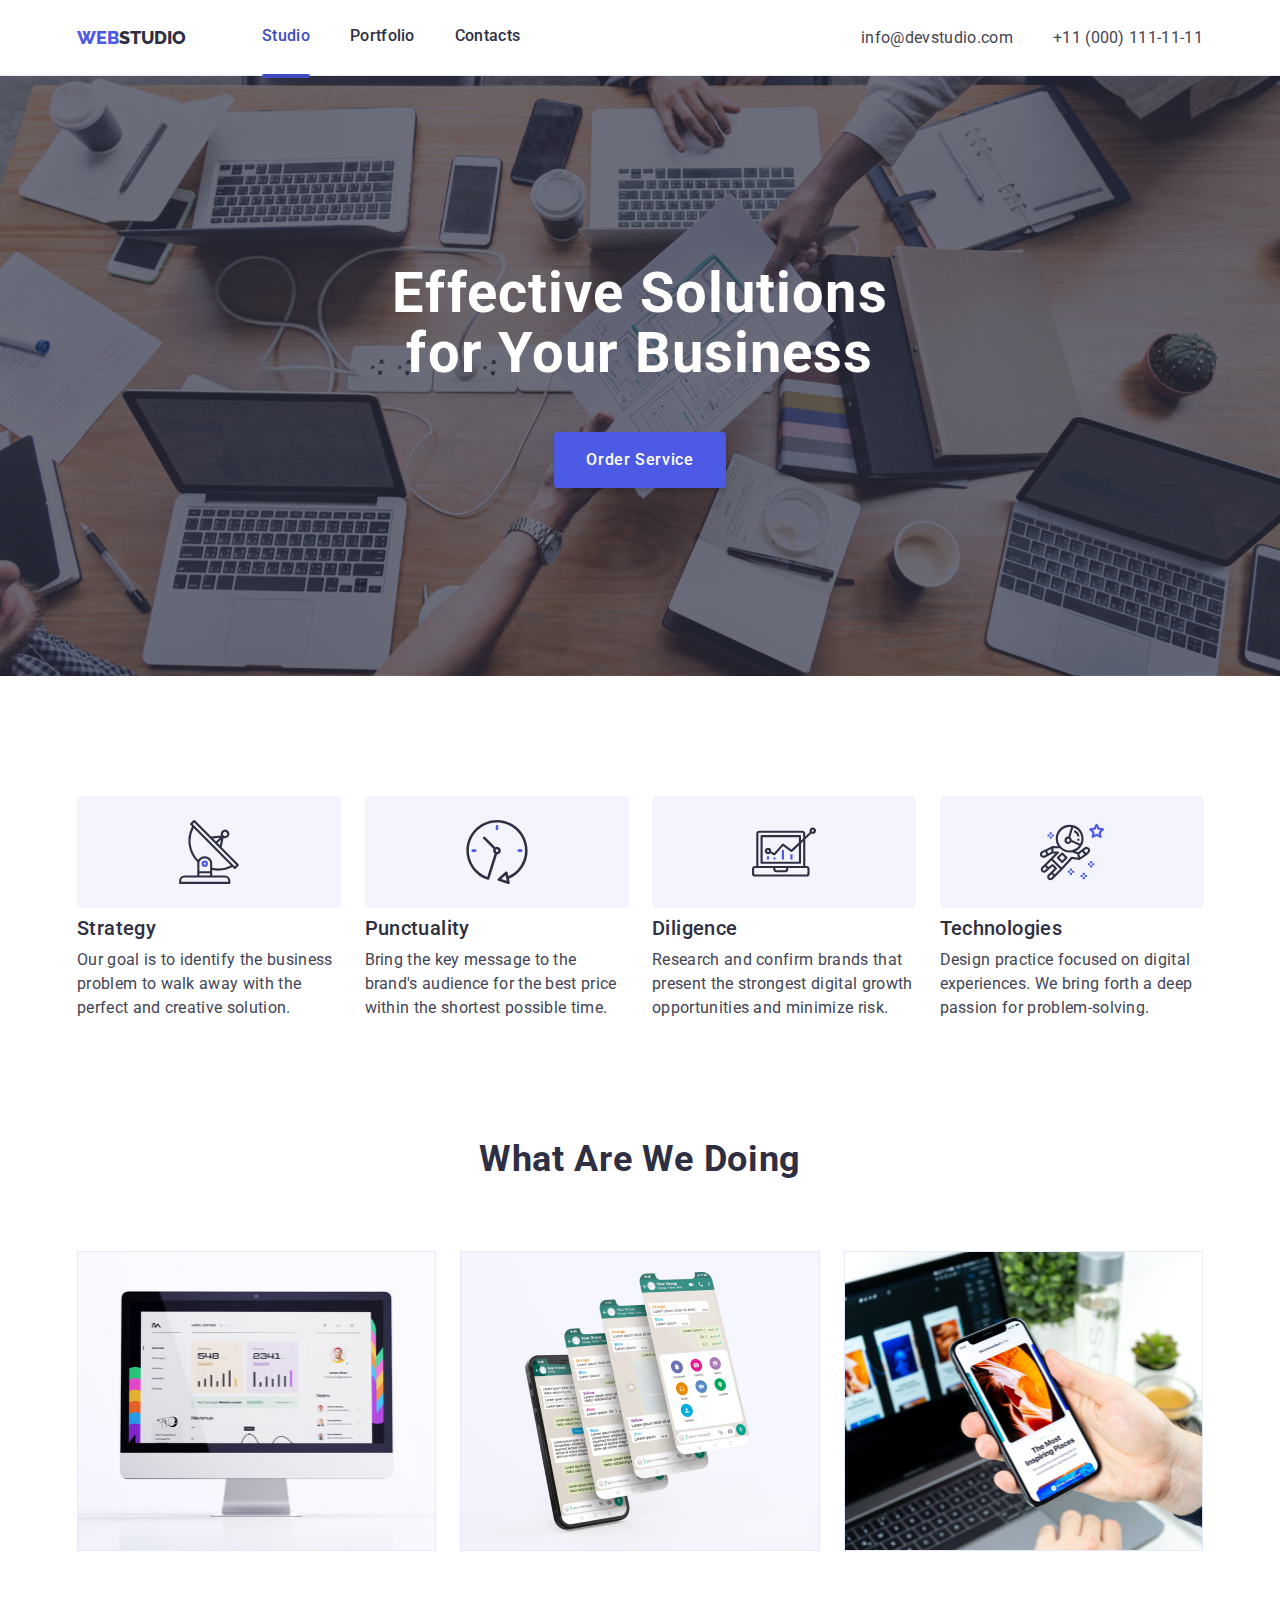
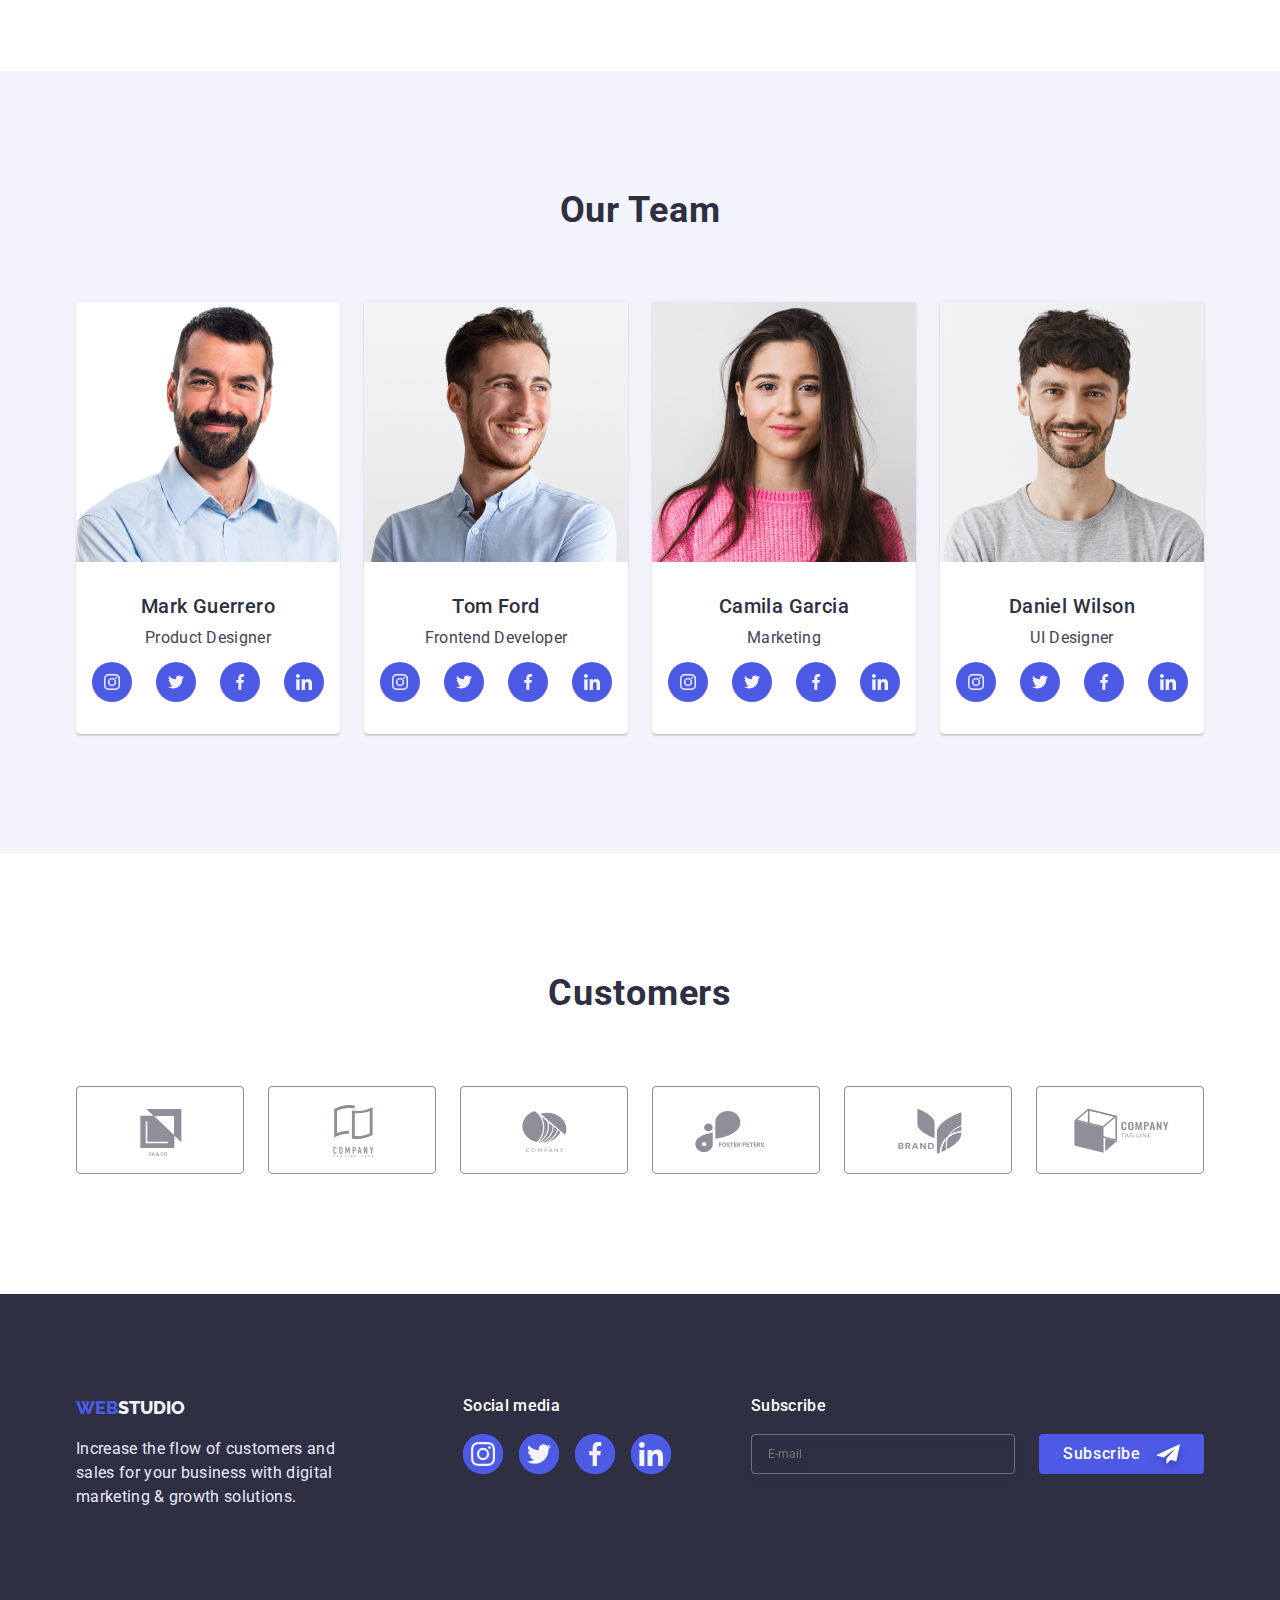
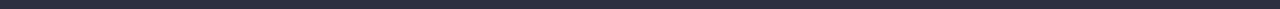
<file: index.html>
<!DOCTYPE html>
<html lang="en">

<head>
<meta charset="UTF-8">
<meta http-equiv="X-UA-Compatible" content="IE=edge">
<meta name="viewport" content="width=device-width, initial-scale=1.0">
<title>Document</title>

<!-- Fonts -->
<link rel="preconnect" href="https://fonts.googleapis.com">
<link rel="preconnect" href="https://fonts.gstatic.com" crossorigin>
<link
    href="https://fonts.googleapis.com/css2?family=Montserrat:wght@400;500;600&family=Roboto:wght@400;500;700;900&display=swap"
    rel="stylesheet">
<link rel="preconnect" href="https://fonts.googleapis.com">
<link rel="preconnect" href="https://fonts.gstatic.com" crossorigin>
<link
    href="https://fonts.googleapis.com/css2?family=Montserrat:wght@400;500;600&family=Raleway:wght@400;500;600;700;800&family=Roboto:wght@400;500;700;900&display=swap"
    rel="stylesheet">
<link rel="stylesheet" href="https://cdn.jsdelivr.net/npm/modern-normalize@1.1.0/modern-normalize.min.css">
<!-- Styles -->
<link rel="stylesheet" href="./css/styles.css">
<link rel="stylesheet" href="./css/mobile.css">
<link rel="stylesheet" href="./css/tablet.css">
<link rel="stylesheet" href="./css/desktop.css">
</head>

<body>
    <!--header-->
    <header class="header">
        <!--Navigatiom-->
        <div class="container header-container">
            <nav class="header-navigation">
                <a href="./index.html" class="header-logo link"><span class="logo-acent">Web</span>Studio</a>
                <ul class="header-list list">
                    <li class="header-item current">
                        <a href="./index.html" class="header-link current link">Studio</a>
                    </li>
                    <li class="header-item">
                        <a href="./portfolio.html" class="header-link link">Portfolio</a>
                    </li>
                    <li class="header-item">
                        <a href="" class="header-link link">Contacts</a>
                    </li>
                </ul>
            </nav>
            <button type="button" class="button menu-hamburger-btn js-open-menu">
                <svg class="icon-menu-hamburger" width="32" height="22">
                    <use href="./images/icon.svg#icon-Menu"></use>
                </svg>
            </button>
            <!--address-->
            <address class="contacts">
                <ul class="contacts-list list">
                    <li class="contacts-item">
                        <a href="mailto:info@devstudio.com" class="contacts-email link">info@devstudio.com</a>
                    </li>
                    <li class="contacts-item">
                        <a href="tel:+110001111111" class="contacts-phone link">+11 (000) 111-11-11</a>
                    </li>
                </ul>
            </address>
        </div>

        <div class="mobile-menu js-menu-container">
            <div class="container-mobile-menu">
                <button type="button" class="mobile-menu-button-close button js-close-menu">
                    <svg class="modal-icon-exit icon" width:="8" height="8">
                        <use href="./images/icon.svg#icon-close"></use>
                    </svg>
                </button>
                <ul class="mobile-menu-list-nav list">
                    <li class="mobile-menu-item current">
                        <a href="./index.html" class="mobile-menu-link link current">Studio</a>
                    </li>
                    <li class="mobile-menu-item">
                        <a href="./portfolio.html" class="mobile-menu-link link">Portfolio</a>
                    </li>
                    <li class="mobile-menu-item">
                        <a href="" class="mobile-menu-link link">Contacts</a>
                    </li>
                </ul>

                <div class="mobile-menu-container-contacts-soc">
                    <ul class="mobile-menu-list-contacts list">
                        <li class="mobile-menu-contact-item">
                            <a href="tel:+110001111111" class="mobile-menu-contact-phone link">+11 (000) 111-11-11</a>
                        </li>
                        <li class="mobile-menu-contact-item">
                            <a href="mailto:info@devstudio.com"
                                class="mobile-menu-contact-email link">info@devstudio.com</a>
                        </li>
                    </ul>

                    <ul class="socnetwork-list-mobile-menu list">

                        <li class="socnetwork-item-mobile-menu">

                            <a href="" class="socnetwork-link-mobile-menu link">
                                <svg class="socnetwork-icon-mobile-menu icon-instagram" width="24" height="24">
                                    <use href="./images/icon.svg#icon-instagram"></use>
                                </svg>
                            </a>

                            </a>
                        </li>

                        <li class="socnetwork-item">

                            <a href="" class="socnetwork-link-mobile-menu link">
                                <svg class="socnetwork-icon-mobile-menu icon-twitter" width="24" height="24">
                                    <use href="./images/icon.svg#icon-twitter"></use>
                                </svg>
                            </a>

                        </li>

                        <li class="socnetwork-item">

                            <a href="" class="socnetwork-link-mobile-menu link">
                                <svg class="socnetwork-icon-mobile-menu icon-facebook" width="24" height="24">
                                    <use href="./images/icon.svg#icon-facebook"></use>
                                </svg>
                            </a>

                        </li>

                        <li class="socnetwork-item">

                            <a href="" class="socnetwork-link-mobile-menu link">
                                <svg class="socnetwork-icon-mobile-menu icon-linkedin" width="24" height="24">
                                    <use href="./images/icon.svg#icon-linkedin"></use>
                                </svg>
                            </a>

                        </li>
                    </ul>
                </div>
            </div>
        </div>

    </header>
    <!--Main-->
    <main>
        <!--Hero-->
        <section class="section section-hero">
            <div class="container container-hero">
                <h1 class="hero-title">Effective Solutions for Your Business</h1>
                <button type="button" class="hero-button" data-modal-open>Order Service</button>
            </div>
        </section>

        <!--Values-->
        <section class="section section-values">
            <div class="container">
                <h2 class="visually-hidden">Values</h2>
                <ul class="values-list list">

                    <li class="values-item">
                        <div class="values-icon-container">
                            <svg class="values-icon icon-antenna" width="64" height="64">
                                <use href="./images/icon.svg#icon-antenna"></use>
                            </svg>
                        </div>
                        <h3 class="values-subtitle">Strategy</h3>
                        <p class="values-text">Our goal is to identify the business
                            problem to walk away with the perfect and creative solution. </p>
                    </li>

                    <li class="values-item">
                        <div class="values-icon-container">
                            <svg class="values-icon icon-antenna" width="64" height="64">
                                <use href="./images/icon.svg#icon-clock"></use>
                            </svg>
                        </div>
                        <h3 class="values-subtitle">Punctuality</h3>
                        <p class="values-text">Bring the key message to the brand's audience for the best price within
                            the shortest possible time.</p>
                    </li>

                    <li class="values-item">
                        <div class="values-icon-container">
                            <svg class="values-icon icon-antenna" width="64" height="64">
                                <use href="./images/icon.svg#icon-diagram"></use>
                            </svg>
                        </div>
                        <h3 class="values-subtitle">Diligence</h3>
                        <p class="values-text">Research and confirm brands that present the strongest digital growth
                            opportunities and minimize risk.</p>
                    </li>

                    <li class="values-item">
                        <div class="values-icon-container">
                            <svg class="values-icon icon-antenna" width="64" height="64">
                                <use href="./images/icon.svg#icon-astronaut"></use>
                            </svg>
                        </div>
                        <h3 class="values-subtitle">Technologies</h3>
                        <p class="values-text">Design practice focused on digital experiences. We bring forth a deep
                            passion for problem-solving.</p>
                    </li>
                </ul>
            </div>
        </section>
        <!--Services-->
        <section class="section section-services">
            <div class="container">
                <h2 class="services-title">What are we doing</h2>
                <ul class="services-list list">
                    <li class="services-item">
                        <img srcset="./images/what-are-we-doing/desc-rectangle-71@1x.jpg, ./images/what-are-we-doing/desc-rectangle-71@2x.jpg"
                            src="./images/what-are-we-doing/rectangle-71.jpg" width="360" height="300"
                            alt="a computer monitor with the website displayed on it" class="services-img">
                    </li>
                    <li class="services-item">
                        <img srcset="./images/what-are-we-doing/desc-rectangle-72@1x.jpg, ./images/what-are-we-doing/desc-rectangle-72@2x.jpg"
                            src="./images/what-are-we-doing/rectangle-72.jpg" width="360" height="300"
                            alt="a phone monitor with a web application displayed on it" class="services-img">
                    </li>
                    <li class="services-item">
                        <img srcset="./images/what-are-we-doing/desc-rectangle-73@1x.jpg, ./images/what-are-we-doing/desc-rectangle-73@2x.jpg"
                            src="./images/what-are-we-doing/rectangle-73.jpg" width="360" height="300"
                            alt="a computer and a phone with the same web applications open" class="services-img">
                    </li>
                </ul>
            </div>
        </section>
        <!--Team-->
        <section class="section section-team">
            <div class="container team-container container-mini">
                <h2 class="team-title">Our Team</h2>
                <ul class="team-list list">

                    <li class="team-member">
                        <img srcset="./images/team/team1@1x.jpg, ./images/team/team1@2x.jpg"
                            src="./images/team/team1.jpg" width="264" height="260" alt="team member"
                            class="team-member-photo">
                        <div class="name-position">
                            <h3 class="name">Mark Guerrero</h3>
                            <p class="profession">Product Designer</p>
                            <ul class="socnetwork-list list">

                                <li class="socnetwork-item">

                                    <a href="" class="socnetwork-link link">
                                        <svg class="socnetwork-icon icon-instagram" width="16" height="16">
                                            <use href="./images/icon.svg#icon-instagram"></use>
                                        </svg>
                                    </a>

                                    </a>
                                </li>

                                <li class="socnetwork-item">

                                    <a href="" class="socnetwork-link link">
                                        <svg class="socnetwork-icon icon-twitter" width="16" height="16">
                                            <use href="./images/icon.svg#icon-twitter"></use>
                                        </svg>
                                    </a>

                                </li>

                                <li class="socnetwork-item">

                                    <a href="" class="socnetwork-link link">
                                        <svg class="socnetwork-icon icon-facebook" width="16" height="16">
                                            <use href="./images/icon.svg#icon-facebook"></use>
                                        </svg>
                                    </a>

                                </li>

                                <li class="socnetwork-item">

                                    <a href="" class="socnetwork-link link">
                                        <svg class="socnetwork-icon icon-linkedin" width="16" height="16">
                                            <use href="./images/icon.svg#icon-linkedin"></use>
                                        </svg>
                                    </a>

                                </li>
                            </ul>
                        </div>
                    </li>

                    <li class="team-member">
                        <img srcset="./images/team/team2@1x-1.jpg, ./images/team/team2@2x-1.jpg"
                            src="./images/team/team2.jpg" width="264" height="260" alt="team member"
                            class="team-member-photo">
                        <div class="name-position">
                            <h3 class="name">Tom Ford</h3>
                            <p class="profession">Frontend Developer</p>
                            <ul class="socnetwork-list list">

                                <li class="socnetwork-item">
                                
                                    <a href="" class="socnetwork-link link">
                                        <svg class="socnetwork-icon icon-instagram" width="16" height="16">
                                            <use href="./images/icon.svg#icon-instagram"></use>
                                        </svg>
                                    </a>
                                
                                    </a>
                                </li>
                                
                                <li class="socnetwork-item">
                                
                                    <a href="" class="socnetwork-link link">
                                        <svg class="socnetwork-icon icon-twitter" width="16" height="16">
                                            <use href="./images/icon.svg#icon-twitter"></use>
                                        </svg>
                                    </a>
                                
                                </li>
                                
                                <li class="socnetwork-item">
                                
                                    <a href="" class="socnetwork-link link">
                                        <svg class="socnetwork-icon icon-facebook" width="16" height="16">
                                            <use href="./images/icon.svg#icon-facebook"></use>
                                        </svg>
                                    </a>
                                
                                </li>
                                
                                <li class="socnetwork-item">
                                
                                    <a href="" class="socnetwork-link link">
                                        <svg class="socnetwork-icon icon-linkedin" width="16" height="16">
                                            <use href="./images/icon.svg#icon-linkedin"></use>
                                        </svg>
                                    </a>
                                
                                </li>
                            </ul>
                        </div>
                    </li>



                    <li class="team-member">
                        <img srcset="./images/team/team3@1x-2.jpg, /images/team/team3@2x-2.jpg"
                            src="./images/team/team3.jpg" width="264" height="260" alt="team member"
                            class="team-member-photo">
                        <div class="name-position">
                            <h3 class="name">Camila Garcia</h3>
                            <p class="profession">Marketing</p>
                            <ul class="socnetwork-list list">

                                <li class="socnetwork-item">
                                
                                    <a href="" class="socnetwork-link link">
                                        <svg class="socnetwork-icon icon-instagram" width="16" height="16">
                                            <use href="./images/icon.svg#icon-instagram"></use>
                                        </svg>
                                    </a>
                                
                                    </a>
                                </li>
                                
                                <li class="socnetwork-item">
                                
                                    <a href="" class="socnetwork-link link">
                                        <svg class="socnetwork-icon icon-twitter" width="16" height="16">
                                            <use href="./images/icon.svg#icon-twitter"></use>
                                        </svg>
                                    </a>
                                
                                </li>
                                
                                <li class="socnetwork-item">
                                
                                    <a href="" class="socnetwork-link link">
                                        <svg class="socnetwork-icon icon-facebook" width="16" height="16">
                                            <use href="./images/icon.svg#icon-facebook"></use>
                                        </svg>
                                    </a>
                                
                                </li>
                                
                                <li class="socnetwork-item">
                                
                                    <a href="" class="socnetwork-link link">
                                        <svg class="socnetwork-icon icon-linkedin" width="16" height="16">
                                            <use href="./images/icon.svg#icon-linkedin"></use>
                                        </svg>
                                    </a>
                                
                                </li>
                            </ul>
                        </div>
                    </li>



                    <li class="team-member">
                        <img srcset="./images/team/team4@1x-3.jpg, ./images/team/team4@2x-3.jpg"
                            src="./images//team/team4.jpg" width="264" height="260" alt="team member"
                            class="team-member-photo">
                        <div class="name-position">
                            <h3 class="name">Daniel Wilson</h3>
                            <p class="profession">UI Designer</p>
                            <ul class="socnetwork-list list">

                                <li class="socnetwork-item">
                                
                                    <a href="" class="socnetwork-link link">
                                        <svg class="socnetwork-icon icon-instagram" width="16" height="16">
                                            <use href="./images/icon.svg#icon-instagram"></use>
                                        </svg>
                                    </a>
                                
                                    </a>
                                </li>
                                
                                <li class="socnetwork-item">
                                
                                    <a href="" class="socnetwork-link link">
                                        <svg class="socnetwork-icon icon-twitter" width="16" height="16">
                                            <use href="./images/icon.svg#icon-twitter"></use>
                                        </svg>
                                    </a>
                                
                                </li>
                                
                                <li class="socnetwork-item">
                                
                                    <a href="" class="socnetwork-link link">
                                        <svg class="socnetwork-icon icon-facebook" width="16" height="16">
                                            <use href="./images/icon.svg#icon-facebook"></use>
                                        </svg>
                                    </a>
                                
                                </li>
                                
                                <li class="socnetwork-item">
                                
                                    <a href="" class="socnetwork-link link">
                                        <svg class="socnetwork-icon icon-linkedin" width="16" height="16">
                                            <use href="./images/icon.svg#icon-linkedin"></use>
                                        </svg>
                                    </a>
                                
                                </li>
                            </ul>
                        </div>
                    </li>
                </ul>
            </div>
        </section>

        <!--Customers-->
        <section class="section section-customers">
            <div class="container customers-container container-mini">
                <h2 class="customers-title">Customers</h2>
                <ul class="customers-list list">
                    <li class="customers-item">

                        <a href="" class="client-link link">
                            <svg class="customers-icon icon-client-yaco" weight="104" height="56">
                                <use href="./images/icon.svg#icon-Customers-Logo1"></use>
                            </svg>
                        </a>

                    </li>
                    <li class="customers-item">

                        <a href="" class="client-link link">
                            <svg class="customers-icon icon-client-tagline" weight="104" height="56">
                                <use href="./images/icon.svg#icon-Customers-Logo2"></use>
                            </svg>
                        </a>

                    </li>
                    <li class="customers-item">

                        <a href="" class="client-link link">
                            <svg class="customers-icon icon-client-company" weight="104" height="56">
                                <use href="./images/icon.svg#icon-Customers-Logo3"></use>
                            </svg>
                        </a>

                    </li>
                    <li class="customers-item">

                        <a href="" class="client-link link">
                            <svg class="customers-icon icon-client-foster" weight="104" height="56">
                                <use href="./images/icon.svg#icon-Customers-Logo4"></use>
                            </svg>
                        </a>

                    </li>
                    <li class="customers-item">

                        <a href="" class="client-link link">
                            <svg class="customers-icon icon-client-brand" weight="104" height="56">
                                <use href="./images/icon.svg#icon-Customers-Logo5"></use>
                            </svg>
                        </a>

                    </li>
                    <li class="customers-item">

                        <a href="" class="client-link link">
                            <svg class="customers-icon icon-client-company-ctagline" weight="104" height="56">
                                <use href="./images/icon.svg#icon-Customers-Logo6"></use>
                            </svg>
                        </a>

                    </li>
                </ul>
            </div>
        </section>
    </main>
    <!--Footer-->
    <footer class="section section-footer">
        <div class="container footer-container container-mini">
            <div class="footer-content">
                <a href="./index.html" class="footer-logo link"><span class="logo-acent">Web</span>Studio</a>
                <p class="footer-text">Increase the flow of customers and sales for your business with digital marketing
                    & growth solutions.</p>
            </div>
            <div class="footer-socnetworks">
                <h2 class="socnetworks-title">Social media</h2>
                <ul class="socnetwork-list-footer list">

                    <li class="socnetwork-item-footer">

                        <a href="" class="socnetwork-link footer link">
                            <svg class="socnetwork-icon icon-instagram" width="24" height="24">
                                <use href="./images/icon.svg#icon-instagram"></use>
                            </svg>
                        </a>

                        </a>
                    </li>

                    <li class="socnetwork-item-footer">

                        <a href="" class="socnetwork-link footer link">
                            <svg class="socnetwork-icon icon-twitter" width="24" height="24">
                                <use href="./images/icon.svg#icon-twitter"></use>
                            </svg>
                        </a>

                    </li>

                    <li class="socnetwork-item-footer">

                        <a href="" class="socnetwork-link footer link">
                            <svg class="socnetwork-icon icon-facebook" width="24" height="24">
                                <use href="./images/icon.svg#icon-facebook"></use>
                            </svg>
                        </a>

                    </li>

                    <li class="socnetwork-item-footer">

                        <a href="" class="socnetwork-link footer link">
                            <svg class="socnetwork-icon icon-linkedin" width="24" height="24">
                                <use href="./images/icon.svg#icon-linkedin"></use>
                            </svg>
                        </a>

                    </li>
                </ul>
            </div>
            <div class="subscribe-form-field"></div>
            <form name="subscribe">
                <p class="subscribe-form-title">Subscribe</p>
                <div class="input-field">
                    <input type="text" name="email" id='user-email' placeholder="E-mail" class="subscribe-input" />
                    <button type="submit" class="button button-subscribe">
                        <svg class="icon-subscribe" width="24" height="24">
                            <use href="./images/icon.svg#icon-subscribe"></use>
                        </svg>
                        Subscribe
                    </button>
                </div>
        </div>
        </form>
        </div>
    </footer>

    <div class="backdrop is-hidden" data-modal>
        <div class="modal">
            <form name="registration" class="form-registration">
                <p class="registration-title">Leave your contacts and we will call you back</p>
                <div class="registration-input-container">
                    <label for="user-name" class="registration-label name">Name</label>
                    <input type="text" name="name" id="user-name" class="registration-input name" required/>
                    <svg class="icon-registration name" width="18" height="24">
                        <use href="./images/icon.svg#icon-input-name"></use>
                    </svg>
                </div>

                <div class="registration-input-container">
                    <label for="user-phone" class="registration-label phone">Phone</label>
                    <input type="text" name="phone" id="user-phone" class="registration-input phone" required/>
                    <svg class="icon-registration phone" width="18" height="24">
                        <use href="./images/icon.svg#icon-input-phone"></use>
                    </svg>
                </div>

                <div class="registration-input-container">
                    <label for="user-email" class="registration-label email">Email</label>
                    <input type="text" name="email" id="user-email" class="registration-input email" required/>
                    <svg class="icon-registration email" width="18" height="24">
                        <use href="./images/icon.svg#icon-input-email"></use>
                    </svg>
                </div>

                <div class="registration-input-container comment">
                    <label for="user-comment" class="registration-label comment">Comment</label>
                    <textarea name="comment" id="user-comment" placeholder="Text input"
                        class="registration-input comment" rows="5"></textarea>
                </div>

                <div class="checkbox-acception-container">
                    <label for="acception" class="label-acception">
                        <input type="checkbox" name="acception" id="acception"
                            class="checkbox-registration visually-hidden" required />

                            <svg class="modal-form-agreement-icon" width="16" height="16">
                                <use class="modal-form-agreement-unchecked" href="./images/icon.svg#icon-unchecked"></use>
                                <use class="modal-form-agreement-checked" href="./images/icon.svg#icon-checked"></use>
                            </svg>

                        I accept the terms and conditions of the
                        <a href="" class="policy-information">Privacy Policy</a>
                    </label>
                </div>

                <button type="submit" class="registration-button">Send</button>

            </form>
            <button type="button" class="modal-button-exit button" data-modal-close>
                <svg class="modal-icon-exit icon" width:="8" height="8">
                    <use href="./images/icon.svg#icon-close"></use>
                </svg>
            </button>
        </div>
    </div>

    <script src="./js/modal.js"></script>
    <script defer src="./js/menu.js"></script>
</body>
</file>
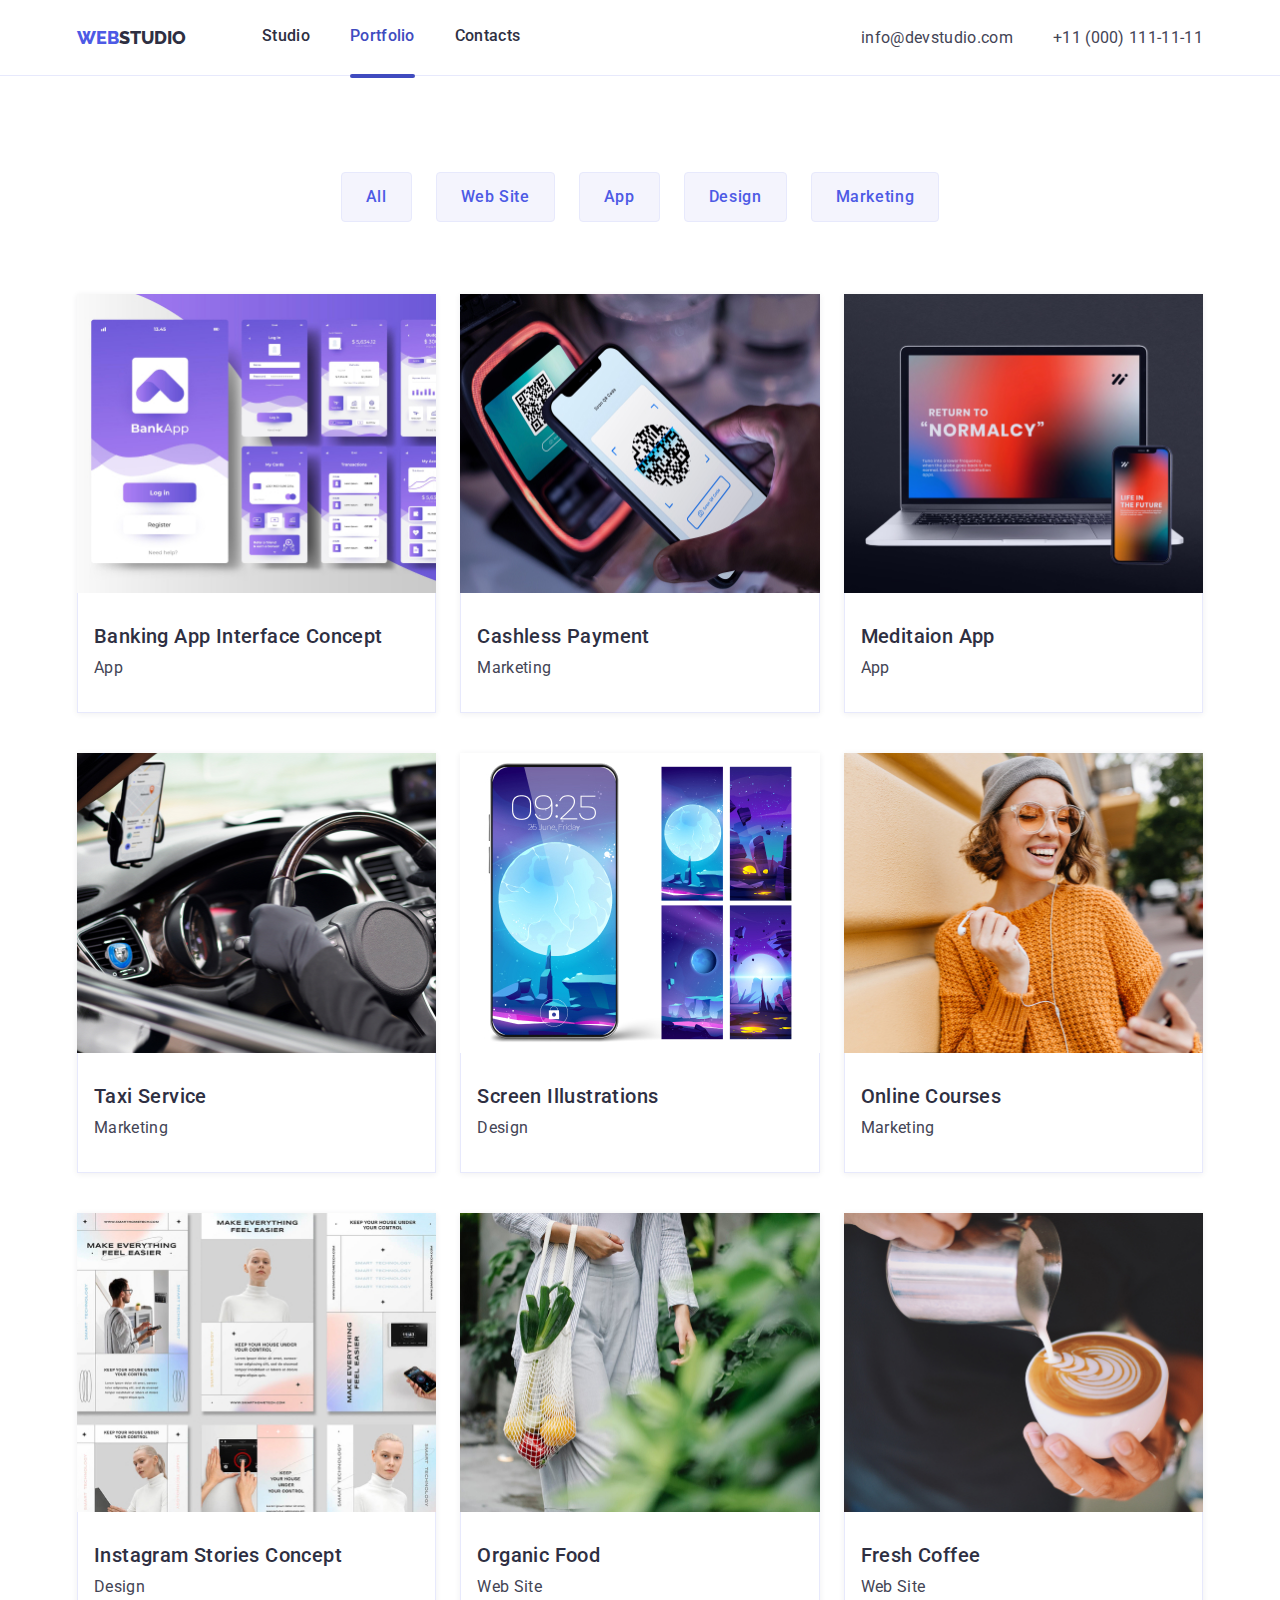
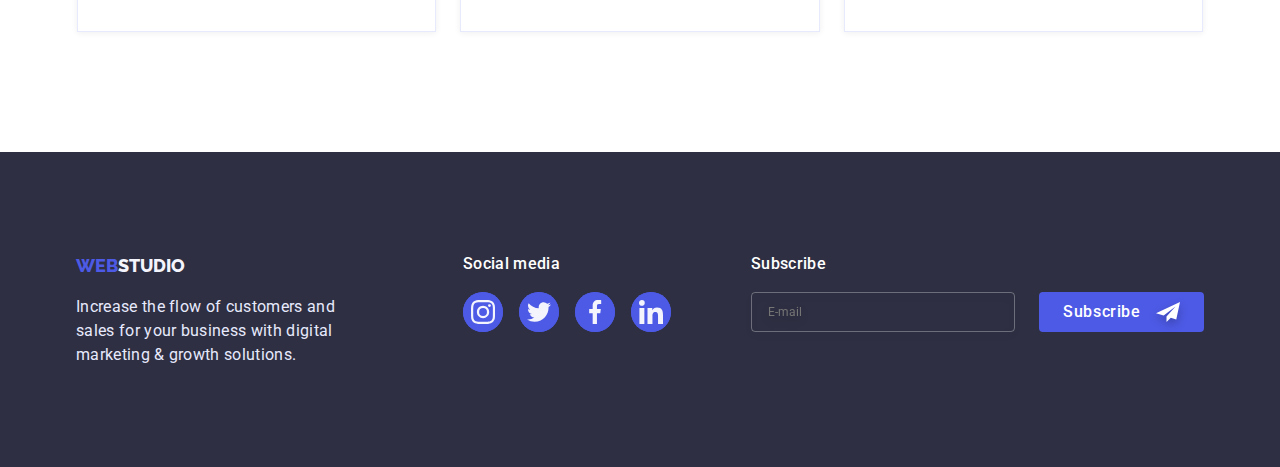
<file: portfolio.html>
<!DOCTYPE html>
<html lang="en">

<head>
<meta charset="UTF-8">
<meta http-equiv="X-UA-Compatible" content="IE=edge">
<meta name="viewport" content="width=device-width, initial-scale=1.0">
<title>Document</title>

<!-- Fonts -->
<link rel="preconnect" href="https://fonts.googleapis.com">
<link rel="preconnect" href="https://fonts.gstatic.com" crossorigin>
<link
    href="https://fonts.googleapis.com/css2?family=Montserrat:wght@400;500;600&family=Roboto:wght@400;500;700;900&display=swap"
    rel="stylesheet">
<link rel="preconnect" href="https://fonts.googleapis.com">
<link rel="preconnect" href="https://fonts.gstatic.com" crossorigin>
<link
    href="https://fonts.googleapis.com/css2?family=Montserrat:wght@400;500;600&family=Raleway:wght@400;500;600;700;800&family=Roboto:wght@400;500;700;900&display=swap"
    rel="stylesheet">
<link rel="stylesheet" href="https://cdn.jsdelivr.net/npm/modern-normalize@1.1.0/modern-normalize.min.css">
<!-- Styles -->
<link rel="stylesheet" href="./css/styles.css">
<link rel="stylesheet" href="./css/mobile.css">
<link rel="stylesheet" href="./css/tablet.css">
<link rel="stylesheet" href="./css/desktop.css">
</head>

<body>
    <!--header-->
    <header class="header">
        <!--Navigatiom-->
        <div class="container header-container">
            <nav class="header-navigation">
                <a href="./index.html" class="header-logo link"><span class="logo-acent">Web</span>Studio</a>
                <ul class="header-list list">
                    <li class="header-item">
                        <a href="./index.html" class="header-link link">Studio</a>
                    </li>
                    <li class="header-item current">
                        <a href="./portfolio.html" class="header-link current link">Portfolio</a>
                    </li>
                    <li class="header-item">
                        <a href="" class="header-link link">Contacts</a>
                    </li>
                </ul>
            </nav>
            <button type="button" class="button menu-hamburger-btn js-open-menu">
                <svg class="icon-menu-hamburger" width="32" height="22">
                    <use href="./images/icon.svg#icon-Menu"></use>
                </svg>
            </button>
            <!--address-->
            <address class="contacts">
                <ul class="contacts-list list">
                    <li class="contacts-item">
                        <a href="mailto:info@devstudio.com" class="contacts-email link">info@devstudio.com</a>
                    </li>
                    <li class="contacts-item">
                        <a href="tel:+110001111111" class="contacts-phone link">+11 (000) 111-11-11</a>
                    </li>
                </ul>
            </address>
        </div>

        <div class="mobile-menu js-menu-container">
            <div class="container-mobile-menu">
                <button type="button" class="mobile-menu-button-close button js-close-menu">
                    <svg class="modal-icon-exit icon" width:="8" height="8">
                        <use href="./images/icon.svg#icon-close"></use>
                    </svg>
                </button>
                <ul class="mobile-menu-list-nav list">
                    <li class="mobile-menu-item">
                        <a href="./index.html" class="mobile-menu-link link">Studio</a>
                    </li>
                    <li class="mobile-menu-item current">
                        <a href="./portfolio.html" class="mobile-menu-link link current">Portfolio</a>
                    </li>
                    <li class="mobile-menu-item">
                        <a href="" class="mobile-menu-link link">Contacts</a>
                    </li>
                </ul>

                <div class="mobile-menu-container-contacts-soc">
                    <ul class="mobile-menu-list-contacts list">
                        <li class="mobile-menu-contact-item">
                            <a href="tel:+110001111111" class="mobile-menu-contact-phone link">+11 (000) 111-11-11</a>
                        </li>
                        <li class="mobile-menu-contact-item">
                            <a href="mailto:info@devstudio.com"
                                class="mobile-menu-contact-email link">info@devstudio.com</a>
                        </li>
                    </ul>

                    <ul class="socnetwork-list-mobile-menu list">

                        <li class="socnetwork-item-mobile-menu">

                            <a href="" class="socnetwork-link-mobile-menu link">
                                <svg class="socnetwork-icon-mobile-menu icon-instagram" width="24" height="24">
                                    <use href="./images/icon.svg#icon-instagram"></use>
                                </svg>
                            </a>

                            </a>
                        </li>

                        <li class="socnetwork-item">

                            <a href="" class="socnetwork-link-mobile-menu link">
                                <svg class="socnetwork-icon-mobile-menu icon-twitter" width="24" height="24">
                                    <use href="./images/icon.svg#icon-twitter"></use>
                                </svg>
                            </a>

                        </li>

                        <li class="socnetwork-item">

                            <a href="" class="socnetwork-link-mobile-menu link">
                                <svg class="socnetwork-icon-mobile-menu icon-facebook" width="24" height="24">
                                    <use href="./images/icon.svg#icon-facebook"></use>
                                </svg>
                            </a>

                        </li>

                        <li class="socnetwork-item">

                            <a href="" class="socnetwork-link-mobile-menu link">
                                <svg class="socnetwork-icon-mobile-menu icon-linkedin" width="24" height="24">
                                    <use href="./images/icon.svg#icon-linkedin"></use>
                                </svg>
                            </a>

                        </li>
                    </ul>
                </div>
            </div>
        </div>

    </header>
    <!--Main-->
    <main>
        <section class="section section-works">
            <div class="container">
                <h1 class="visually-hidden">Our works</h1>
                <ul class="works-list list">
                    <li class="works-item"><button type="button" class="works-btn">All</button></li>
                    <li class="works-item"><button type="button" class="works-btn">Web Site</button></li>
                    <li class="works-item"><button type="button" class="works-btn">App</button></li>
                    <li class="works-item"><button type="button" class="works-btn">Design</button></li>
                    <li class="works-item"><button type="button" class="works-btn">Marketing</button></li>
                </ul>
                <ul class="works-cards list">

                    <li class="card">
                        <a href="" class="card-link link">
                            <div class="portfolio-thumb">
                                <picture>
                                    <source
                                        srcset="./images/portfolio/imgmob-1@1x.jpg, ./images/portfolio/imgmob-1@2x.jpg"
                                        media="(max-width: 767px)" type="image/jpeg" />
                                    <source
                                        srcset="./images/portfolio/imgtab-1@1x.jpg, ./images/portfolio/imgtab-1@2x.jpg"
                                        media="(max-width: 1199px)" type="image/jpeg" />
                                    <source
                                        srcset="./images/portfolio/imgdesk-1@1x.jpg, ./images/portfolio/imgdesk-1@2x.jpg"
                                        media="(min-width: 1200px)" type="image/jpeg" />
                                    <img src="./images/portfolio/card1.jpg" alt="view of web application"
                                        class="card-img">
                                </picture>
                                <div class="portfolio-overlay">
                                    <p class="portfolio-text-overlay">14 Stylish and User-Friendly App Design Concepts ·
                                        Task Manager App · Calorie Tracker App · Exotic Fruit Ecommerce App · Cloud
                                        Storage App</p>
                                </div>
                            </div>
                            <div class="card-content">
                                <h2 class="card-title">Banking App Interface Concept</h2>
                                <p class="card-text">App</p>
                            </div>
                        </a>
                    </li>

                    <li class="card">
                        <a href="" class="card-link link">
                            <div class="portfolio-thumb">
                                <picture>
                                    <source
                                        srcset="./images/portfolio/imgmob-2@1x.jpg, /images/portfolio/imgmob-2@2x.jpg"
                                        media="(max-width: 767px)" type="image/jpeg" />
                                    <source
                                        srcset="./images/portfolio/imgtab-2@1x.jpg, ./images/portfolio/imgtab-2@2x.jpg"
                                        media="(max-width: 1199px)" type="image/jpeg" />
                                    <source
                                        srcset="./images/portfolio/imgdesk-2@1x.jpg, ./images/portfolio/imgdesk-2@2x.jpg"
                                        media="(min-width: 1200px)" type="image/jpeg" />
                                    <img src="./images/portfolio/card2.jpg" alt="view of web application"
                                        class="card-img">
                                </picture>
                                <div class="portfolio-overlay">
                                    <p class="portfolio-text-overlay">14 Stylish and User-Friendly App Design Concepts ·
                                        Task Manager App · Calorie Tracker App · Exotic Fruit Ecommerce App · Cloud
                                        Storage App</p>
                                </div>
                            </div>
                            <div class="card-content">
                                <h2 class="card-title">Cashless Payment</h2>
                                <p class="card-text">Marketing</p>
                            </div>
                        </a>
                    </li>

                    <li class="card">
                        <a href="" class="card-link link">
                            <div class="portfolio-thumb">
                                <picture>
                                    <source
                                        srcset="./images/portfolio/imgmob-3@1x.jpg, ./images/portfolio/imgmob-3@2x.jpg"
                                        media="(max-width: 767px)" type="image/jpeg" />
                                    <source
                                        srcset="./images/portfolio/imgtab-3@1x.jpg, ./images/portfolio/imgtab-3@2x.jpg"
                                        media="(max-width: 1199px)" type="image/jpeg" />
                                    <source
                                        srcset="./images/portfolio/imgdesk-3@1x.jpg, ./images/portfolio/imgdesk-3@2x.jpg"
                                        media="(min-width: 1200px)" type="image/jpeg" />
                                    <img src="./images/portfolio/card3.jpg" alt="view of web application"
                                        class="card-img">
                                </picture>
                                <div class="portfolio-overlay">
                                    <p class="portfolio-text-overlay">14 Stylish and User-Friendly App Design Concepts ·
                                        Task Manager App · Calorie Tracker App · Exotic Fruit Ecommerce App · Cloud
                                        Storage App</p>
                                </div>
                            </div>
                            <div class="card-content">
                                <h2 class="card-title">Meditaion App</h2>
                                <p class="card-text">App</p>
                            </div>
                        </a>
                    </li>

                    <li class="card">
                        <a href="" class="card-link link">
                            <div class="portfolio-thumb">
                                <picture>
                                    <source
                                        srcset="./images/portfolio/imgmob-4@1x.jpg, ./images/portfolio/imgmob-4@2x.jpg"
                                        media="(max-width: 767px)" type="image/jpeg" />
                                    <source
                                        srcset="./images/portfolio/imgtab-4@1x.jpg, ./images/portfolio/imgtab-4@2x.jpg"
                                        media="(max-width: 1199px)" type="image/jpeg" />
                                    <source
                                        srcset="./images/portfolio/imgdesk-4@1x.jpg, /images/portfolio/imgdesk-4@4x.jpg"
                                        media="(min-width: 1200px)" type="image/jpeg" />
                                    <img src="./images/portfolio/card4.jpg"
                                        alt="a taxi driver who uses the app to receive orders" class="card-img">
                                </picture>
                                <div class="portfolio-overlay">
                                    <p class="portfolio-text-overlay">14 Stylish and User-Friendly App Design Concepts ·
                                        Task Manager App · Calorie Tracker App · Exotic Fruit Ecommerce App · Cloud
                                        Storage App</p>
                                </div>
                            </div>
                            <div class="card-content">
                                <h2 class="card-title">Taxi Service</h2>
                                <p class="card-text">Marketing</p>
                            </div>
                        </a>
                    </li>

                    <li class="card">
                        <a href="" class="card-link link">
                            <div class="portfolio-thumb">
                                <picture>
                                    <source
                                        srcset="./images/portfolio/imgmob-5@1x.jpg, ./images/portfolio/imgmob-5@5x.jpg"
                                        media="(max-width: 767px)" type="image/jpeg" />
                                    <source
                                        srcset="./images/portfolio/imgtab-5@1x.jpg, ./images/portfolio/imgtab-5@2x.jpg"
                                        media="(max-width: 1199px)" type="image/jpeg" />
                                    <source
                                        srcset="./images/portfolio/imgdesk-5@1x.jpg, ./images/portfolio/imgdesk-5@2x.jpg"
                                        media="(min-width: 1200px)" type="image/jpeg" />
                                    <img src="./images/portfolio/card5.jpg"
                                        alt="phone monitor and several options of illustrations for the main screen"
                                        class="card-img">
                                </picture>
                                <div class="portfolio-overlay">
                                    <p class="portfolio-text-overlay">14 Stylish and User-Friendly App Design Concepts ·
                                        Task Manager App · Calorie Tracker App · Exotic Fruit Ecommerce App · Cloud
                                        Storage App</p>
                                </div>
                            </div>
                            <div class="card-content">
                                <h2 class="card-title">Screen Illustrations</h2>
                                <p class="card-text">Design</p>
                            </div>
                        </a>
                    </li>

                    <li class="card">
                        <a href="" class="card-link link">
                            <div class="portfolio-thumb">
                                <picture>
                                    <source
                                        srcset="./images/portfolio/imgmob-6@1x.jpg, ./images/portfolio/imgmob-6@2x.jpg"
                                        media="(max-width: 767px)" type="image/jpeg" />
                                    <source
                                        srcset="./images/portfolio/imgtab-6@1x.jpg, ./images/portfolio/imgtab-6@2x.jpg"
                                        media="(max-width: 1199px)" type="image/jpeg" />
                                    <source
                                        srcset="./images/portfolio/imgdesk-6@1x.jpg, ./images/portfolio/imgdesk-6@2x.jpg"
                                        media="(min-width: 1200px)" type="image/jpeg" />
                                    <img src="./images/portfolio/card6.jpg"
                                        alt="girl smiling looking at the monitor screen" class="card-img">
                                </picture>
                                <div class="portfolio-overlay">
                                    <p class="portfolio-text-overlay">14 Stylish and User-Friendly App Design Concepts ·
                                        Task Manager App · Calorie Tracker App · Exotic Fruit Ecommerce App · Cloud
                                        Storage App</p>
                                </div>
                            </div>
                            <div class="card-content">
                                <h2 class="card-title">Online Courses</h2>
                                <p class="card-text">Marketing</p>
                            </div>
                        </a>
                    </li>

                    <li class="card">
                        <a href="" class="card-link link">
                            <div class="portfolio-thumb">
                                <picture>
                                    <source
                                        srcset="./images/portfolio/imgmob-7@1x.jpg, ./images/portfolio/imgmob-7@2x.jpg"
                                        media="(max-width: 767px)" type="image/jpeg" />
                                    <source
                                        srcset="./images/portfolio/imgtab-7@1x.jpg, ./images/portfolio/imgtab-7@2x.jpg"
                                        media="(max-width: 1199px)" type="image/jpeg" />
                                    <source
                                        srcset="./images/portfolio/imgdesk-7@1x.jpg, ./images/portfolio/imgdesk-7@2x.jpg"
                                        media="(min-width: 1200px)" type="image/jpeg" />
                                    <img src="./images/portfolio/card7.jpg"
                                        alt="layouts for stories posts on Instagram" class="card-img">
                                </picture>
                                <div class="portfolio-overlay">
                                    <p class="portfolio-text-overlay">14 Stylish and User-Friendly App Design Concepts ·
                                        Task Manager App · Calorie Tracker App · Exotic Fruit Ecommerce App · Cloud
                                        Storage App</p>
                                </div>
                            </div>
                            <div class="card-content">
                                <h2 class="card-title">Instagram Stories Concept</h2>
                                <p class="card-text">Design</p>
                            </div>
                        </a>
                    </li>

                    <li class="card">
                        <a href="" class="card-link link">
                            <div class="portfolio-thumb">
                                <picture>
                                    <source
                                        srcset="./images/portfolio/imgmob-8@1x.jpg, ./images/portfolio/imgmob-8@2x.jpg"
                                        media="(max-width: 767px)" type="image/jpeg" />
                                    <source
                                        srcset="./images/portfolio/imgtab-8@1x.jpg, ./images/portfolio/imgtab-8@2x.jpg"
                                        media="(max-width: 1199px)" type="image/jpeg" />
                                    <source
                                        srcset="./images/portfolio/imgdesk-8@1x.jpg, ./images/portfolio/imgdesk-8@2x.jpg"
                                        media="(min-width: 1200px)" type="image/jpeg" />
                                    <img src="./images/portfolio/card8.jpg"
                                        alt="a woman carrying fruit in a shopper" class="card-img">
                                </picture>
                                <div class="portfolio-overlay">
                                    <p class="portfolio-text-overlay">14 Stylish and User-Friendly App Design Concepts ·
                                        Task Manager App · Calorie Tracker App · Exotic Fruit Ecommerce App · Cloud
                                        Storage App</p>
                                </div>
                            </div>
                            <div class="card-content">
                                <h2 class="card-title">Organic Food</h2>
                                <p class="card-text">Web Site</p>
                            </div>
                        </a>
                    </li>

                    <li class="card">
                        <a href="" class="card-link link">
                            <div class="portfolio-thumb">
                                <picture>
                                    <source
                                        srcset="./images/portfolio/imgmob-9@1x.jpg, ./images/portfolio/imgmob-9@2x.jpg"
                                        media="(max-width: 767px)" type="image/jpeg" />
                                    <source
                                        srcset="./images/portfolio/imgtab-9@1x.jpg, ./images/portfolio/imgtab-9@2x.jpg"
                                        media="(max-width: 1199px)" type="image/jpeg" />
                                    <source
                                        srcset="./images/portfolio/imgdesk-9@1x.jpg, ./images/portfolio/imgdesk-9@2x.jpg"
                                        media="(min-width: 1200px)" type="image/jpeg" />
                                    <img src="./images/portfolio/card9.jpg"
                                        alt="barista making a pattern with milk foam on coffee" class="card-img">
                                </picture>
                                <div class="portfolio-overlay">
                                    <p class="portfolio-text-overlay">14 Stylish and User-Friendly App Design Concepts ·
                                        Task Manager App · Calorie Tracker App · Exotic Fruit Ecommerce App · Cloud
                                        Storage App</p>
                                </div>
                            </div>
                            <div class="card-content">
                                <h2 class="card-title">Fresh Coffee</h2>
                                <p class="card-text">Web Site</p>
                            </div>
                        </a>
                    </li>

                </ul>
            </div>
        </section>
    </main>
    <!--Footer-->
    <footer class="section section-footer">
        <div class="container footer-container container-mini">
            <div class="footer-content">
                <a href="./index.html" class="footer-logo link"><span class="logo-acent">Web</span>Studio</a>
                <p class="footer-text">Increase the flow of customers and sales for your business with digital marketing
                    & growth solutions.</p>
            </div>
            <div class="footer-socnetworks">
                <h2 class="socnetworks-title">Social media</h2>
                <ul class="socnetwork-list-footer list">

                    <li class="socnetwork-item-footer">

                        <a href="" class="socnetwork-link footer link">
                            <svg class="socnetwork-icon icon-instagram" width="24" height="24">
                                <use href="./images/icon.svg#icon-instagram"></use>
                            </svg>
                        </a>

                        </a>
                    </li>

                    <li class="socnetwork-item-footer">

                        <a href="" class="socnetwork-link footer link">
                            <svg class="socnetwork-icon icon-twitter" width="24" height="24">
                                <use href="./images/icon.svg#icon-twitter"></use>
                            </svg>
                        </a>

                    </li>

                    <li class="socnetwork-item-footer">

                        <a href="" class="socnetwork-link footer link">
                            <svg class="socnetwork-icon icon-facebook" width="24" height="24">
                                <use href="./images/icon.svg#icon-facebook"></use>
                            </svg>
                        </a>

                    </li>

                    <li class="socnetwork-item-footer">

                        <a href="" class="socnetwork-link footer link">
                            <svg class="socnetwork-icon icon-linkedin" width="24" height="24">
                                <use href="./images/icon.svg#icon-linkedin"></use>
                            </svg>
                        </a>

                    </li>
                </ul>
            </div>
            <div class="subscribe-form-field"></div>
            <form name="subscribe">
                <p class="subscribe-form-title">Subscribe</p>
                <div class="input-field">
                    <input type="text" name="email" id='user-email' placeholder="E-mail" class="subscribe-input" />
                    <button type="submit" class="button button-subscribe">
                        <svg class="icon-subscribe" width="24" height="24">
                            <use href="./images/icon.svg#icon-subscribe"></use>
                        </svg>
                        Subscribe
                    </button>
                </div>
        </div>
        </form>
        </div>
    </footer>
    <script defer src="./js/menu.js"></script>
</body>
</file>
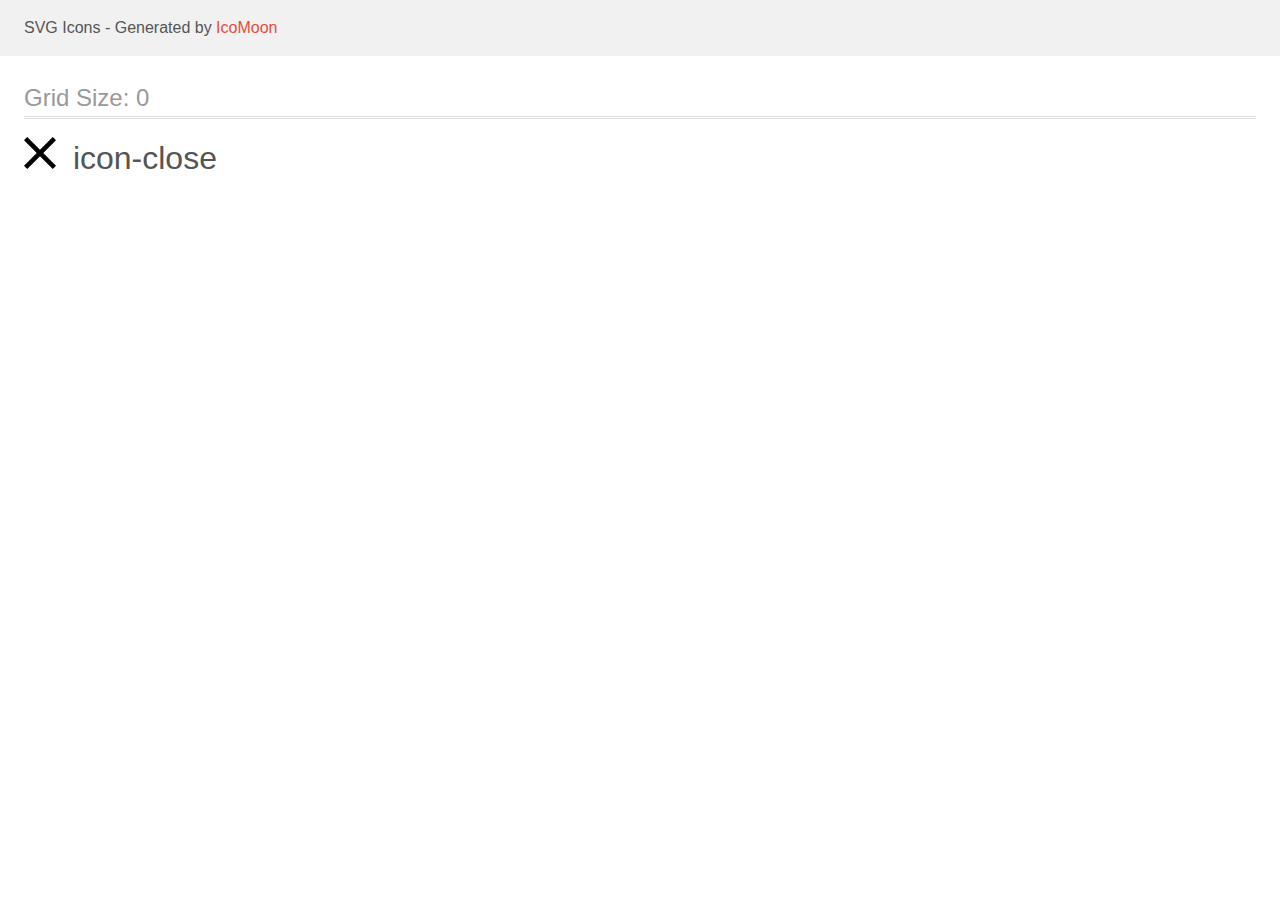
<file: images/icons/icomoon/demo.html>
<!doctype html>
<html>
<head>
    <title>IcoMoon - SVG Icons</title>
    <meta charset="utf-8">
    <meta name="viewport" content="width=device-width, initial-scale=1">
    <link rel="stylesheet" href="demo-files/demo.css">
    <link rel="stylesheet" href="style.css">
</head>
<body>
<svg aria-hidden="true" style="position: absolute; width: 0; height: 0; overflow: hidden;" version="1.1" xmlns="http://www.w3.org/2000/svg" xmlns:xlink="http://www.w3.org/1999/xlink">
<defs>
<symbol id="icon-close" viewBox="0 0 32 32">
<path d="M32 3.223l-3.223-3.223-12.777 12.777-12.777-12.777-3.223 3.223 12.777 12.777-12.777 12.777 3.223 3.223 12.777-12.777 12.777 12.777 3.223-3.223-12.777-12.777 12.777-12.777z"></path>
</symbol>
</defs>
</svg>

<header class="bgc1 clearfix">
<div class="mhl">
    <p>SVG Icons - Generated by <a href="https://icomoon.io/app">IcoMoon</a></p>
</div>
</header>
    <div class="clearfix mhl ptl">
        <h1 class="mvm mtn fgc1">Grid Size: 0</h1>
        <div class="glyph fs1">
            <div class="clearfix pbs">
                <svg class="icon icon-close"><use xlink:href="#icon-close"></use></svg><span class="name"> icon-close</span>
            </div>
        </div>
  </div>
<script defer src="svgxuse.js"></script>
</body>
</html>
</file>
<file: css/styles.css>
/* Змінні */
:root {
    --main-text: #434455;
    --header-text: #2E2F42;
    --acent-color: #4D5AE5;
    --contrast-color-of-text: #FFFFFF;
    --hover-focus-color: #404BBF;
    --overlays-shadows-headings: #2E2F42;
    --light-background: #F4F4FD;
    --sutle-backgrounds: #E7E9FC;
    --helper-text: #8E8F99;
    --valid-fields: #31D0AA;
    --gradient-hero: linear-gradient(rgba(46, 47, 66, 0.7), rgba(46, 47, 66, 0.7));

}

body {
    font-family: 'Raleway', sans-serif;
    font-family: 'Roboto', sans-serif;
    color: var(--main-text);
}

.link {
    text-decoration: none;
}

.list {
    list-style-type: none;
}

h1,
h2,
h3,
h4,
h5,
h6,
p {
    margin: 0;
}

.is-hidden {
    visibility: hidden;
    opacity: 0;
    pointer-events: none;
}

ul {
    margin: 0;
    padding-left: 0;
}

.container {
    width: 100%;
    margin-left: auto;
    margin-right: auto;
    padding-left: 16px;
    padding-right: 16px;
}

*,
*::before,
*::after {
    box-sizing: border-box;
}

.section {
    padding-top: 96px;
    padding-bottom: 96px;
}

img {
    display: block;
    max-width: 100%;
    height: auto;
}


.visually-hidden {
    position: absolute;
    white-space: nowrap;
    width: 1px;
    height: 1px;
    border: 0;
    padding: 0;
    clip: rect(0 0 0 0);
    clip-path: inset(50%);
    margin: -1px;
}

button {
    cursor: pointer;
    border: 0;
    padding: 0;
}

/* header */
.header {
    background-color: #FFFFFF;
    border-bottom: 1px solid #E7E9FC;
}

.header-container {
    display: flex;
    align-items: center;
}


.header-logo {
    display: inline-block;
    padding-top: 24px;
    padding-bottom: 24px;

    font-family: 'Raleway';
    font-weight: 800;
    font-size: 18px;
    line-height: 1.5;
    text-transform: uppercase;

    color: var(--header-text);

}

.logo-acent {
    color: var(--acent-color);
}

.header-list {
    display: none;
}

.menu-hamburger-btn {
    display: block;
    margin-left: auto;
    background-color: transparent;
}


.icon-menu-hamburger {
    stroke: #000000;
}


.contacts-email,
.contacts-phone {
    display: none;
}

/* mobile-menu */

.container-mobile-menu {
    display: flex;
    flex-direction: column;
    justify-content: space-between;
    width: 100%;
    height: 100vh;
    padding: 80px 40px 40px 40px;
}

.mobile-menu-container-contacts-soc {
    display: flex;
    flex-direction: column;
    gap: 48px;
}

.mobile-menu {
    position: fixed;
    top: 0;
    left: 0;
    z-index: 1;

    width: 100%;
    height: 100vh;

    background-color: #FFFFFF;

    overflow-y: auto;

    transform: translateX(100%);
    transition: transform 250ms cubic-bezier(0.4, 0, 0.2, 1);
}

.mobile-menu.is-open {
    transform: translateX(0);
}


.mobile-menu-link {
    font-weight: 700;
    font-size: 36px;
    line-height: 1.11;
    letter-spacing: 0.02em;
    text-transform: capitalize;

    color: var(--header-text);
}

.mobile-menu-item.current {
    color: var(--hover-focus-color);
}

.mobile-menu-link.current {
    color: var(--hover-focus-color);
}

.mobile-menu-item:not(:last-child) {
    margin-bottom: 40px;
}

.socnetwork-list-mobile-menu {
    display: flex;
    gap: 16%;
}

.socnetwork-link-mobile-menu {
    display: flex;
    justify-content: center;
    align-items: center;

    width: 40px;
    height: 40px;
    background-color: var(--acent-color);
    border-radius: 50%;
}

.mobile-menu-button-close {
    position: absolute;
    top: 40px;
    right: 40px;
    display: flex;
    justify-content: center;
    align-items: center;

    width: 24px;
    height: 24px;
    border-radius: 50%;
    background-color: var(--sutle-backgrounds);
    border: 1px solid rgba(0, 0, 0, 0.1);

    transition: background-color 250ms cubic-bezier(0.4, 0, 0.2, 1), border 250ms cubic-bezier(0.4, 0, 0.2, 1);
}

.mobile-menu-button-close:is(:hover, :focus) {
    background-color: var(--hover-focus-color);
    border: 1px solid var(--hover-focus-color);
}

.mobile-menu-contact-phone {
    display: inline-block;
    margin-bottom: 40px;

    font-weight: 600;
    font-size: 36px;
    line-height: 1.11;
    text-transform: capitalize;

    color: var(--acent-color);
}

.mobile-menu-contact-email {
    font-weight: 500;
    font-size: 20px;
    line-height: 1.2;
    letter-spacing: 0.02em;

    color: var(--main-text);
}

@media screen and (max-width: 418px) {

    .mobile-menu-contact-phone {
        font-size: 24px;
    }


    .mobile-menu-link {
        font-size: 30px;
    }

    .mobile-menu-contact-email {
        font-size: 15px;
    }

}

/* hero */

.section-hero {
    padding-top: 112px;
    padding-bottom: 112px;
    background-color: var(--overlays-shadows-headings);

    margin-left: auto;
    margin-right: auto;
    background-image: var(--gradient-hero),
        url(../images/hero/mob-bcg@1x.jpg);
    background-position: center;
    background-repeat: no-repeat;
    background-size: cover;

}

@media (min-device-pixel-ratio: 2),
(min-resolution: 192dpi),
(min-resolution: 2dppx) {
    .section-hero {
        background-image: var(--gradient-hero), url(../images/hero/mob-bcg@2x.jpg);
    }
}



.hero-title {
    margin-bottom: 72px;
    max-width: 320px;
    margin-left: auto;
    margin-right: auto;

    font-weight: 700;
    font-size: 36px;
    line-height: 1.11;
    text-align: center;
    letter-spacing: 0.02em;

    color: var(--contrast-color-of-text);
}

.hero-button {
    display: block;
    margin-left: auto;
    margin-right: auto;
    padding: 16px 32px;

    font-family: 'Roboto';
    font-weight: 500;
    font-size: 16px;
    line-height: 1.5;
    align-items: center;
    letter-spacing: 0.04em;
    border: 0;

    background-color: var(--acent-color);
    color: var(--contrast-color-of-text);
    box-shadow: 0px 4px 4px rgba(0, 0, 0, 0.15);
    border-radius: 4px;

    transition: background-color 250ms cubic-bezier(0.4, 0, 0.2, 1);
}

.hero-button:hover,
.hero-button:focus {
    background-color: var(--hover-focus-color);
}

/* values */

.values-list {
    display: flex;
    flex-wrap: wrap;
}


.values-icon-container {
    display: none;
}

.values-item {
    width: 100%;

    margin-bottom: 72px;
}

.values-item:last-child {
    margin-bottom: 0;
}

.values-subtitle {
    margin-bottom: 8px;

    font-weight: 700;
    font-size: 36px;
    line-height: 1.11;
    text-align: center;
    letter-spacing: 0.02em;

    color: var(--header-text);
}

.values-text {
    font-weight: 500;
    font-size: 16px;
    line-height: 1.5;
    letter-spacing: 0.02em;
}

/* services */
.section.section-services {
    display: none;
}

/* team */

.section-team {
    background-color: var(--light-background);
}


.team-container.container-mini {
    width: 296px;
}

.team-title {
    margin-bottom: 72px;

    font-weight: 700;
    font-size: 36px;
    line-height: 1.1;
    text-align: center;
    letter-spacing: 0.02em;
    text-transform: capitalize;

    color: var(--header-text);

}

.team-list {
    display: flex;
    flex-wrap: wrap;
    margin-bottom: 0;
    gap: 72px 24px;
}

.team-member {
    width: 100%;
    /* margin-bottom: 72px; */

    background: #FFFFFF;
    box-shadow: 0px 1px 6px rgba(46, 47, 66, 0.08), 0px 1px 1px rgba(46, 47, 66, 0.16), 0px 2px 1px rgba(46, 47, 66, 0.08);
    border-radius: 0px 0px 4px 4px;

}

.profession {
    margin-bottom: 12px;
}

.socnetwork-list {
    display: flex;
    justify-content: center;
    align-items: center;
    gap: 24px;
}


.socnetwork-link {
    display: flex;
    justify-content: center;
    align-items: center;
    width: 40px;
    height: 40px;
    border-radius: 50%;

    background-color: var(--acent-color);


    transition: background-color 250ms cubic-bezier(0.4, 0, 0.2, 1);
}

.socnetwork-link:hover,
.socnetwork-link:focus {
    background-color: var(--hover-focus-color);
    border-radius: 50%;
}

.team-member-photo {
    width: 100%;

}

.name-position {
    padding-top: 32px;
    padding-bottom: 32px;
}

.name {
    margin-bottom: 8px;

    font-weight: 500;
    font-size: 20px;
    line-height: 1.2;
    text-align: center;
    letter-spacing: 0.02em;

    color: var(--header-text);

}

.profession {
    font-weight: 400;
    font-size: 16px;
    line-height: 1.5;
    text-align: center;
    letter-spacing: 0.02em;

}

/* customers  */

.customers-title {
    margin-bottom: 72px;

    font-weight: 700;
    font-size: 36px;
    line-height: 1.1;
    text-align: center;
    letter-spacing: 0.02em;
    text-transform: capitalize;

    color: var(--header-text);

}

.customers-list {
    display: flex;
    row-gap: 72px;
    column-gap: 16px;

    flex-wrap: wrap;
}

.customers-item {
    width: calc((100% - 16px) / 2);
    height: 88px;
}

.client-link {
    display: flex;
    justify-content: center;
    align-items: center;
    height: 100%;
    width: 100%;
    border: 1px solid var(--helper-text);
    border-radius: 4px;

    transition: border-color 250ms cubic-bezier(0.4, 0, 0.2, 1);
}

.customers-icon {
    fill: var(--helper-text);
    transition: fill 250ms cubic-bezier(0.4, 0, 0.2, 1);
}

.client-link:is(:hover, :focus) {
    border-color: var(--hover-focus-color);
}

.client-link:is(:hover, :focus)>.customers-icon {
    fill: var(--hover-focus-color);
}

/* footer */
.section-footer {
    background-color: var(--overlays-shadows-headings);
}

.footer-content {
    margin-bottom: 72px;
}

.footer-logo {
    display: block;
    text-align: center;
    margin-bottom: 16px;

    font-family: 'Raleway';
    font-weight: 800;
    font-size: 18px;
    line-height: 1.5;
    text-transform: uppercase;

    color: #F4F4FD;
}

.footer-text {
    margin-left: auto;
    margin-right: auto;
    max-width: 268px;
    font-size: 16px;
    line-height: 1.5;
    letter-spacing: 0.02em;

    color: #E7E9FC;
}

.footer-socnetworks {
    margin-bottom: 72px;
}

.socnetworks-title {
    font-weight: 500;
    font-size: 16px;
    line-height: 1.5;
    letter-spacing: 0.02em;
    text-align: center;

    margin-bottom: 16px;

    color: var(--contrast-color-of-text);
}

.socnetwork-list-footer {
    display: flex;
    justify-content: center;
    align-items: center;
    gap: 16px;

}

.socnetwork-item-footer {
    width: 40px;
    height: 40px;
    background-color: #4D5AE5;
    border-radius: 50%;
}

.socnetwork-link-footer:hover
.socnetwork-link-footer:focus {
    background-color: var(--valid-fields);
    border-radius: 50%;
}


/* footer-form */

.subscribe-form-title {
    font-weight: 500;
    font-size: 16px;
    line-height: 1.5;
    letter-spacing: 0.02em;
    text-align: center;

    margin-bottom: 16px;

    color: var(--contrast-color-of-text);
}

.input-field {
    position: relative;
}

.button-subscribe {
    display: block;
    position: relative;

    margin-left: auto;
    margin-right: auto;
    min-width: 165px;
    padding: 8px 24px;

    text-align: left;
    color: var(--contrast-color-of-text);
    background-color: var(--acent-color);
    border-radius: 4px;
    font-weight: 500;
    font-size: 16px;
    line-height: 1.5;
    letter-spacing: 0.04em;

    transition: background-color 250ms cubic-bezier(0.4, 0, 0.2, 1);

}

.button-subscribe:hover,
.button-subscribe:focus {
    background-color: var(--hover-focus-color);
}

.icon-subscribe {
    position: absolute;
    right: 24px;

    fill: var(--contrast-color-of-text);

    filter: drop-shadow(0px 4px 4px rgba(0, 0, 0, 0.25));

}

.subscribe-input {
    display: block;
    margin: 0;
    margin-left: auto;
    margin-right: auto;
    margin-bottom: 16px;
    padding: 8px 16px;
    height: 40px;
    width: 100%;

    color: rgba(255, 255, 255, 0.6);
    font-size: 12px;
    line-height: 2;

    background: transparent;
    border: 1px solid rgba(255, 255, 255, 0.3);
    filter: drop-shadow(0px 4px 4px rgba(0, 0, 0, 0.15));
    border-radius: 4px;
    outline: none;
}

.subscribe-form-field input:hover,
.subscribe-form-field input:focus {
    outline: none;
}

/* portfolio */

.header-portfolio {
    box-shadow: 0px 2px 1px rgba(46, 47, 66, 0.08), 0px 1px 1px rgba(46, 47, 66, 0.16), 0px 1px 6px rgba(46, 47, 66, 0.08);
}

/* works-buttons (filters) */

.section-works {
    padding-top: 48px;
    padding-bottom: 48px;

}

.works-title {
    visibility: hidden;
}

.works-list {
    display: flex;
    gap: 24px;
    flex-wrap: wrap;
    justify-content: start;
    margin-bottom: 48px;
}

.works-btn {
    display: block;

    font-family: 'Roboto';
    font-weight: 500;
    font-size: 16px;
    line-height: 1.5;
    text-align: center;
    letter-spacing: 0.04em;

    color: var(--acent-color);
    background-color: var(--light-background);
    border: 1px solid var(--sutle-backgrounds);
    border-radius: 4px;
    padding: 8px 16px;


    transition: color 250ms cubic-bezier(0.4, 0, 0.2, 1),
        background-color 250ms cubic-bezier(0.4, 0, 0.2, 1),
        border 250ms cubic-bezier(0.4, 0, 0.2, 1);
}

.works-btn:is(:hover, :focus) {
    color: var(--contrast-color-of-text);
    background-color: var(--hover-focus-color);
    box-shadow: 0px 3px 1px rgba(0, 0, 0, 0.1), 0px 2px 1px rgba(0, 0, 0, 0.08), 0px 2px 2px rgba(0, 0, 0, 0.12);
    border-radius: 4px;
    border: 1px solid var(--hover-focus-color);
}

/* works-cards */
.works-cards {
    display: flex;
    flex-wrap: wrap;
    gap: 48px;
}

.card {
    width: 100%;
    box-shadow: 0px 1px 6px rgba(46, 47, 66, 0.08);
}


.card-link {
    display: block;

    transition: box-shadow 250ms cubic-bezier(0.4, 0, 0.2, 1);

}

.card-link:is(:hover, :focus) {
    box-shadow: 0px 1px 6px rgba(46, 47, 66, 0.08), 0px 1px 1px rgba(46, 47, 66, 0.16), 0px 2px 1px rgba(46, 47, 66, 0.08);
}

.portfolio-thumb {
    position: relative;
    overflow: hidden;

}

.portfolio-overlay {
    content: '';
    position: absolute;
    display: inline-block;
    width: 100%;
    height: 100%;
    top: 0;
    transform: translateY(100%);

    background-color: var(--acent-color);

    transition: transform 250ms cubic-bezier(0.4, 0, 0.2, 1);


}

.portfolio-text-overlay {
    position: absolute;
    top: 40px;
    left: 32px;

    font-size: 16px;
    line-height: 1.5;
    letter-spacing: 0.02em;
    color: var(--light-background);
    max-width: 296px;
}

.card-link:is(:hover, :focus) .portfolio-overlay {
    transform: translateY(0);
}

.card-content {
    padding-top: 32px;
    padding-bottom: 32px;
    padding-left: 16px;
    border-bottom: 1px solid var(--sutle-backgrounds);
    border-left: 1px solid var(--sutle-backgrounds);
    border-right: 1px solid var(--sutle-backgrounds);
}


.card-title {
    font-weight: 500;
    font-size: 20px;
    line-height: 1, 2;
    letter-spacing: 0.02em;
    margin-bottom: 8px;

    color: var(--header-text);
}

.card-text {
    font-weight: 400;
    font-size: 16px;
    line-height: 1.5;
    letter-spacing: 0.02em;

    color: var(--main-text);

}


/* modal */

.backdrop {
    position: fixed;
    background: rgba(46, 47, 66, 0.4);
    top: 0;
    left: 0;
    min-width: 100%;
    height: 100vh;

    opacity: 1;
    transition: opacity 250ms cubic-bezier(0.4, 0, 0.2, 1), visibility 250ms cubic-bezier(0.4, 0, 0.2, 1);

    overflow-y: scroll;
}



.backdrop.is-hidden>.modal {
    transform: scale(0.7) translate(-50%);
    visibility: hidden;
}

.modal {
    position: absolute;
    top: 10px;
    left: 50%;

    visibility: visible;

    padding: 72px 16px 24px 16px;
    width: 92%;
    min-height: 576px;


    background: #FCFCFC;
    box-shadow: 0px 1px 1px rgba(0, 0, 0, 0.14), 0px 1px 3px rgba(0, 0, 0, 0.12), 0px 2px 1px rgba(0, 0, 0, 0.2);
    border-radius: 4px;

    transform: scale(1) translate(-50%);
    transition: transform 250ms cubic-bezier(0.4, 0, 0.2, 1), visibility 250ms cubic-bezier(0.4, 0, 0.2, 1);
}

.modal-button-exit {
    position: absolute;
    top: 24px;
    right: 24px;
    display: flex;
    justify-content: center;
    align-items: center;

    width: 24px;
    height: 24px;
    border-radius: 50%;
    background-color: var(--sutle-backgrounds);
    border: 1px solid rgba(0, 0, 0, 0.1);

    transition: background-color 250ms cubic-bezier(0.4, 0, 0.2, 1), border 250ms cubic-bezier(0.4, 0, 0.2, 1);
}

.modal-button-exit:is(:hover, :focus) {
    background-color: var(--hover-focus-color);
    border: 1px solid var(--hover-focus-color);
}

.modal-icon-exit {
    fill: #000000;
    transition: fill 250ms cubic-bezier(0.4, 0, 0.2, 1);
}

.modal-icon-exit:is(:hover, :focus) {
    fill: #ffffff;
}

.modal-button-exit:is(:hover, :focus)>.modal-icon-exit {
    fill: #ffffff;
}



/* form-registration */
.form-registration {
    width: 100%;
    margin-left: auto;
    margin-right: auto;
}

.registration-title {
    margin-bottom: 16px;

    font-weight: 500;
    font-size: 16px;
    line-height: 1.5;
    text-align: center;
    letter-spacing: 0.02em;

    color: var(--overlays-shadows-headings);
}

.registration-input {
    display: block;

    padding: 11px 16px 11px 38px;

    width: 100%;
    height: 40px;
    font-weight: 400;
    font-size: 12px;
    line-height: 1.33;
    text-align: left;

    border: 1px solid rgba(46, 47, 66, 0.4);
    border-radius: 4px;

    outline: none;
    transition: border-color 250ms cubic-bezier(0.4, 0, 0.2, 1);
}

.registration-input:focus {
    border-color: var(--acent-color);
}

.registration-label {
    display: block;
    margin-bottom: 4px;
    font-weight: 400;
    font-size: 12px;
    line-height: 1.33;
    letter-spacing: 0.04em;

    color: #8E8F99;
}

.registration-label.name {
    text-align: left;
}

.registration-input-container {
    position: relative;
    margin-bottom: 8px;
}

.registration-input-container.comment {
    margin-bottom: 16px;
}

.registration-input-container:focus-within>.icon-registration {
    fill: var(--acent-color);
    border: var(--acent-color);
}

.registration-input.comment {
    padding: 8px 16px 8px 16px;

    width: 100%;
    height: 120px;
    font-weight: 400;
    font-size: 12px;
    line-height: 1.33;
    letter-spacing: 0.04em;

    resize: none;
}

.registration-input.comment::placeholder {
    text-align: left;
    font-weight: 400;
    font-size: 12px;
    line-height: 1.33;
    letter-spacing: 0.04em;

    color: rgba(117, 117, 117, 0.5);
}

.checkbox-registration.visually-hidden {
    position: absolute;
    width: 1px;
    height: 1px;
    overflow: hidden;
    clip: rect(0 0 0 0);
}


.label-acception {
    font-weight: 400;
    font-size: 12px;
    line-height: 1.33;
    letter-spacing: 0.04em;

    color: #757575;
}

.checkbox-acception-container {
    margin-bottom: 24px;
}

.policy-information {
    font-weight: 400;
    font-size: 12px;
    line-height: 1.33;
    letter-spacing: 0.04em;
    text-decoration-line: underline;

    color: #4D5AE5;
    margin-left: 5px;
}

@media screen and (max-width: 404px) {

    .label-acception {
        font-size: 10px;
    }

    .policy-information {
        font-size: 10px;
    }
}

@media screen and (max-width: 372px) {

    .label-acception {
        font-size: 9px;
    }

    .policy-information {
        font-size: 9px;
    }
}

@media screen and (max-width: 320px) {

    .label-acception {
        font-size: 8px;
    }

    .policy-information {
        font-size: 8px;
    }
}


.label-acception {
    display: flex;
    align-items: center;
    cursor: pointer;
}

.checkbox-acception {
    margin-right: 8px;
}

.icon-registration {
    position: absolute;
    bottom: 8px;
    left: 16px;
}

.icon-registration.name {
    margin-bottom: 0;
}

.checkbox-icon {
    display: inline-block;
    margin-right: 8px;
    width: 16px;
    height: 16px;
}

.checkbox-registration:checked+.checkbox-icon {
    background-repeat: no-repeat;
    background-size: auto;
    background-position: center;
    background-color: var(--acent-color);
    border-radius: 2px;
}

.registration-button {
    display: block;
    margin-left: auto;
    margin-right: auto;

    padding: 16px 32px 16px 32px;

    min-width: 169px;
    height: 56px;

    color: var(--contrast-color-of-text);
    background-color: var(--acent-color);
    box-shadow: 0px 4px 4px rgba(0, 0, 0, 0.15);
    border-radius: 4px;

    transition: background-color 250ms cubic-bezier(0.4, 0, 0.2, 1);
}

.registration-button:hover,
.registration-button:focus {
    background-color: var(--hover-focus-color);
}

.modal-form-agreement-icon {
    margin-right: 8px;
}

.modal-form-agreement-checked {
    opacity: 0;
    transition: opacity 250ms cubic-bezier(0.4, 0, 0.2, 1);
}

input[type='checkbox']:checked+.modal-form-agreement-icon>.modal-form-agreement-checked {
    opacity: 1;
}


.modal-form-agreement-unchecked {
    opacity: 1;
    transition: opacity 250ms cubic-bezier(0.4, 0, 0.2, 1);
}

input[type='checkbox']:checked+.modal-form-agreement-icon>.modal-form-agreement-unchecked {
    opacity: 1;
}
</file>
<file: css/mobile.css>
@media screen and (max-width: 428px) {
    .section-hero {
        background-image: var(--gradient-hero), url(../images/hero/mob-bcg@1x.jpg);
    }
}

@media screen and (min-width: 429px) {
    .container {
        width: 428px;
    }

    .team-container-mini {
        width: 296px;
    }

    .section-hero {
        background-image: var(--gradient-hero), url(../images/hero/tab-bcg@1x.jpg);
        background-size: cover;
    }
}

@media (min-device-pixel-ratio: 2),
(min-resolution: 192dpi),
(min-resolution: 2dppx) {
    .section-hero {
        background-image: var(--gradient-hero), url(../images/hero/tab-bcg@2x.jpg);
    }
}


@media screen and (min-width: 428px) {
    .modal {
        width: 392px;
    }

    .socnetwork-list-mobile-menu {
        gap: 56px;
    }
}

@media screen and (min-width: 413px) {
    .works-list {
        padding-right: 120px;
    }
}

@media screen and (min-width: 429px) {
    .card {
        width: 396px;
        margin-left: auto;
        margin-right: auto;
    }
}
</file>
<file: css/tablet.css>
@media screen and (min-width: 768px) {
    /* header */

    .container {
        width: 768px;
    }

    .header-container {
        display: flex;
        justify-content: space-between;
    }

    .header-navigation {
        display: flex;
        gap: 120px;
    }

    .header-link {
        display: inline-block;
        padding-top: 24px;
        padding-bottom: 24px;

        font-weight: 500;
        font-size: 16px;
        line-height: 1.5;
        letter-spacing: 0.02em;

        color: var(--header-text);
        transition: color 250ms cubic-bezier(0.4, 0, 0.2, 1);
    }

    .header-list {
        display: flex;
        margin-top: 0;
        margin-bottom: 0;
        gap: 40px;
    }

    .header-item {
        position: relative;
    }

    .header-item.current>.header-link::after {
        content: '';
        position: absolute;
        right: 0;
        bottom: -3px;

        background: var(--hover-focus-color);
        width: 100%;
        height: 4px;
        border-radius: 2px;
    }


    .header-link:hover,
    .header-link:focus {
        color: var(--hover-focus-color);
    }

    .header-link.current {
        color: var(--hover-focus-color);
    }

    .contacts-list {
        display: flex;
        flex-direction: column;
        gap: 4px;
    }

    .contacts-email,
    .contacts-phone {
        display: inline-block;

        font-style: normal;
        font-size: 12px;
        line-height: 1.33;
        letter-spacing: 0.04em;

        color: var(--main-text);

        transition: color 250ms cubic-bezier(0.4, 0, 0.2, 1);
    }

    .contacts-email:hover,
    .contacts-email:focus,
    .contacts-phone:hover,
    .contacts-phone:focus {
        color: var(--hover-focus-color);
    }

    .menu-hamburger-btn {
        display: none;
    }

    .mobile-menu {
        display: none;
    }

    /* hero */

    .section-hero {
        background-image: var(--gradient-hero), url(../images/hero/desk-bcg@1x.jpg);
        padding-bottom: 112px;
    }

    @media (min-device-pixel-ratio: 2),
    (min-resolution: 192dpi),
    (min-resolution: 2dppx) {
        .section-hero {
            background-image: var(--gradient-hero), url(../images/hero/desk-bcg@2x.jpg);
        }
    }

    .hero-title {
        margin-bottom: 40px;
        max-width: 497px;
        font-size: 56px;
        line-height: 1.07;
    }

    .section-hero {
        padding-top: 112px;
        padding-bottom: 108px;
    }

    /* values */

    .values-item {
        width: calc((100% - 24px) / 2);
        margin-bottom: 0;
    }

    .values-subtitle {
        text-align: left;
    }

    .values-list {
        gap: 72px 24px;
    }

    /* team */
    .team-container.container-mini {
        width: 584px;
    }

    .team-member {
        width: calc((100% - 24px) / 2);
    }


    /* customers */

    .customers-container.container-mini {
        width: 584px;
    }

    .customers-list {
        column-gap: 24px;
    }

    .customers-item {
        width: calc((100% - 48px) / 3);
    }

    /* footer */

    .footer-container.container-mini {
        width: 584px;
    }

    .footer-container {
        display: flex;
        flex-wrap: wrap;
        gap: 24px;
    }

    .footer-logo {
        justify-content: flex-start;
    }

    .footer-text {
        margin-left: 0;
    }

    .socnetworks-title {
        text-align: left;
    }

    .subscribe-input {
        width: 264px;
        margin-bottom: 0;
    }

    .subscribe-form-title {
        text-align: left;
    }

    .input-field {
        position: relative;

        display: flex;
        gap: 24px;
    }

    /* modal */

    .modal {
        padding: 72px 24px 24px 24px;
        width: 408px;
    }

    /* portfolio */
    .section-works {
        padding-top: 64px;
        padding-bottom: 96px;

    }

    .works-cards {
        display: flex;
        flex-wrap: wrap;
        column-gap: 24px;
        row-gap: 72px;
    }

    .works-list {
        justify-content: center;
        margin-bottom: 64px;
        padding-right: 0;
    }

    .works-btn {
        padding: 12px 24px;
    }

    .card {
        width: calc((100% - 24px) / 2);
        margin: 0;
    }

}
</file>
<file: css/desktop.css>
@media screen and (min-width: 1158px) {

    /* header */
    .container {
        width: 1158px;
    }

    .header-navigation {
        gap: 76px;
    }

    .contacts-email,
    .contacts-phone {
        padding-top: 24px;
        padding-bottom: 24px;

        font-size: 16px;
        line-height: 1.5;
        letter-spacing: 0.02em;
    }

    .contacts-list {
        display: flex;
        flex-direction: row;
        gap: 40px;

        margin-top: 0;
        margin-bottom: 0;
    }

    .menu-hamburger-btn {
        display: none;
    }


    /* hero */

    .section-hero {
        background-image: var(--gradient-hero), url(../images/hero/desk-bcg@1x.jpg);
        background-position: center;
    }

    @media (min-device-pixel-ratio: 2),
    (min-resolution: 192dpi),
    (min-resolution: 2dppx) {
        .hero-wrap {
            background-image: var(--gradient-hero), url(../images/hero/desk-bcg@2x.jpg);
        }
    }

    .hero-title {
        margin-bottom: 48px;
    }

    .section-hero {
        padding-top: 188px;
        padding-bottom: 188px;

        max-width: 1440px;
    }



    /* values */

    .section-values {
        padding-top: 120px;
        padding-bottom: 120px;
    }

    .values-icon-container {
        display: flex;
        justify-content: center;
        align-items: center;
        width: 264px;
        height: 112px;
        margin-bottom: 8px;

        background: #F4F4FD;
        border-radius: 4px;
    }

    .values-item {
        width: calc((100% - 72px) / 4);
        margin-bottom: 0;
    }


    .values-subtitle {
        font-weight: 500;
        font-size: 20px;
        line-height: 1.2;
    }

    .values-text {
        font-weight: 400;
    }

    /* services */

    .section.section-services {
        display: block;
        padding-top: 0;
        padding-bottom: 120px;
    }

    .services-title {
        margin-bottom: 72px;

        font-weight: 700;
        font-size: 36px;
        line-height: 1.1;
        text-align: center;
        letter-spacing: 0.02em;
        text-transform: capitalize;

        color: var(--header-text);

    }

    .services-list {
        display: flex;
        gap: 24px;
    }


    .secvices-list>.services-item {
        width: calc((100% - 48px) / 3);
    }

    /* team */
    .team-container.container-mini {
        width: 1160px;
    }

    .section-team {
        padding-top: 120px;
        padding-bottom: 120px;
    }

    .team-member {
        width: calc((100% - 72px) / 4);
        margin-bottom: 0;
    }

    /* customers */
    .customers-container.container-mini {
        width: 1160px;
    }

    .section-customers {
        padding-top: 120px;
        padding-bottom: 120px;
    }

    .customers-list {
        justify-content: center;
        align-items: center;
        gap: 24px;
    }

    .customers-item {
        width: calc((100% - 120px) / 6);
    }

    /* footer */

    .section-footer {
        padding-top: 100px;
        padding-bottom: 100px;
    }

    .footer-logo {
        text-align: left;
    }

    .footer-text {
        max-width: 268px
    }

    .footer-container {
        display: flex;
        flex-wrap: nowrap;
        gap: 0;
    }

    .footer-container.container-mini {
        width: 1160px;
    }

    .footer-content {
        margin-right: 120px;
    }

    .footer-socnetworks {
        margin-right: 80px;
    }

    .footer-content,
    .footer-socnetworks {
        margin-bottom: 0;
    }

    /* modal */

    .modal {
        top: 80px;
    }

    /* portfolio */
    .section-works {
        padding-top: 96px;
        padding-bottom: 120px;
    }

    .portfolio-overlay {
        transform: translateY(101%);
    }

    .works-list {
        justify-content: center;
        margin-bottom: 72px;
        padding-right: 0;
    }


    .card {
        width: calc((100% - 48px) / 3);
    }

    .works-cards {
        row-gap: 40px;
    }
}
</file>
<file: images/icons/icomoon/demo-files/demo.css>
body {
  padding: 0;
  margin: 0;
  font-family: sans-serif;
  font-size: 1em;
  line-height: 1.5;
  color: #555;
  background: #fff;
}
h1 {
  font-size: 1.5em;
  font-weight: normal;
  box-shadow: 0 1px #ddd, 0 2px #fff, 0 3px #ddd;
}
small {
  font-size: .66666667em;
}
a {
  color: #e74c3c;
  text-decoration: none;
}
a:hover, a:focus {
  box-shadow: 0 1px #e74c3c;
}
.bshadow0, input {
  box-shadow: inset 0 -2px #e7e7e7;
}
input:hover {
  box-shadow: inset 0 -2px #ccc;
}
input, fieldset {
  font-size: 1em;
  margin: 0;
  padding: 0;
  border: 0;
}
input {
  color: inherit;
  line-height: 1.5;
  height: 1.5em;
  padding: .25em 0;
}
input:focus {
  outline: none;
  box-shadow: inset 0 -2px #449fdb;
}
.glyph {
  font-size: 16px;
  margin-right: 1.5em;
  float: left;
  width: 17em;
}
svg {
  color: #000;
}
.liga {
  width: 80%;
  width: calc(100% - 2.5em);
}
.talign-right {
  text-align: right;
}
.talign-center {
  text-align: center;
}
.bgc1 {
  background: #f1f1f1;
}
.fgc0 {
  color: #000;
}
.fgc1 {
  color: #999;
}
p {
  margin-top: 1em;
  margin-bottom: 1em;
}
.mvm {
  margin-top: .75em;
  margin-bottom: .75em;
}
.mtn {
  margin-top: 0;
}
.mtl, .mal {
  margin-top: 1.5em;
}
.mbl, .mal {
  margin-bottom: 1.5em;
}
.mal, .mhl {
  margin-left: 1.5em;
  margin-right: 1.5em;
}
.mhmm {
  margin-left: 1em;
  margin-right: 1em;
}
.ptl {
  padding-top: 1.5em;
}
.pbs, .pvs {
  padding-bottom: .25em;
}
.pvs, .pts {
  padding-top: .25em;
}
.unit {
  float: left;
}
.unitRight {
  float: right;
}
.size1of2 {
  width: 50%;
}
.size1of1 {
  width: 100%;
}
.clearfix:before, .clearfix:after {
  content: " ";
  display: table;
}
.clearfix:after {
  clear: both;
}
.hidden-true {
  display: none;
}
.textbox0 {
  width: 3em;
  background: #f1f1f1;
  padding: .25em .5em;
  line-height: 1.5;
  height: 1.5em;
}
.fs0 {
  font-size: 16px;
}
.fs1 {
  font-size: 32px;
}
.name {
  margin-left: .25em;
}
</file>
<file: images/icons/icomoon/style.css>
.icon {
  display: inline-block;
  width: 1em;
  height: 1em;
  stroke-width: 0;
  stroke: currentColor;
  fill: currentColor;
}

/* ==========================================
Single-colored icons can be modified like so:
.icon-name {
  font-size: 32px;
  color: red;
}
========================================== */
</file>
